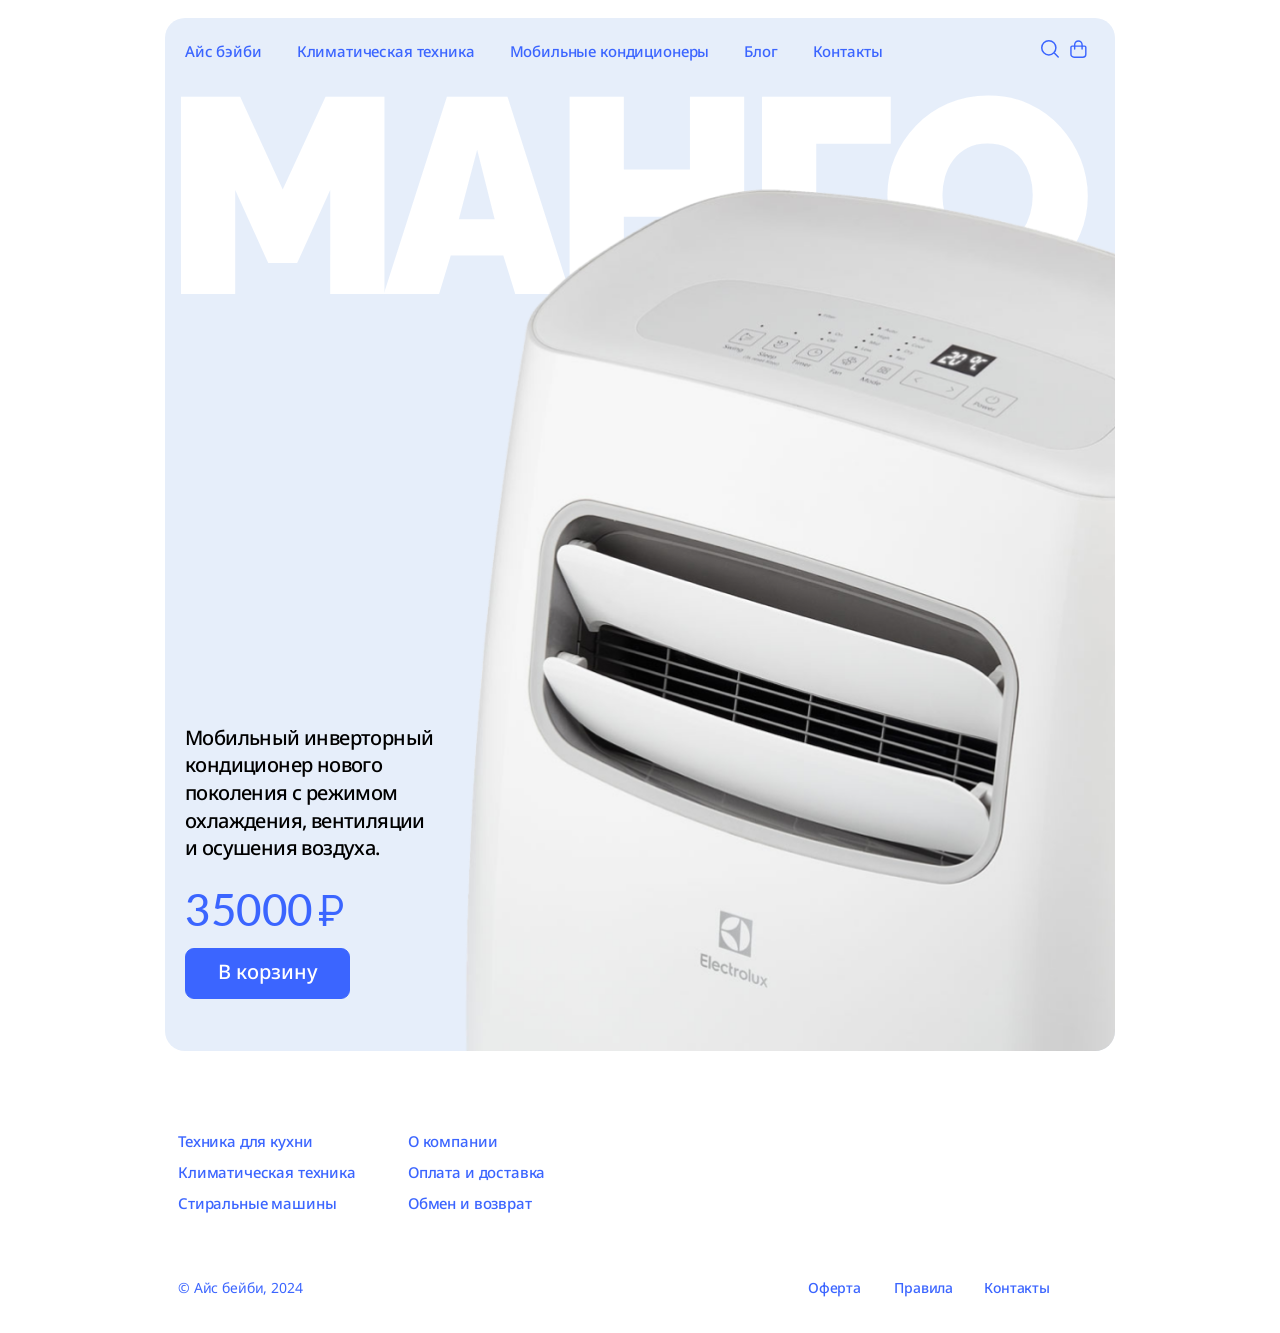
<file: index.html>
<!DOCTYPE html>
<html lang="en">

<head>
  <meta charset="UTF-8">
  <meta name="viewport" content="width=device-width, initial-scale=1.0">
  <title>Air conditioner</title>

  <link rel="stylesheet" href="./css/reset.css">
  <link rel="stylesheet" href="./css/utils.css">
  <link rel="stylesheet" href="./css/index.css">

  <link rel="preconnect" href="https://fonts.googleapis.com">
  <link rel="preconnect" href="https://fonts.gstatic.com" crossorigin>
  <link href="https://fonts.googleapis.com/css2?family=Raleway:ital,wght@0,100..900;1,100..900&display=swap"
    rel="stylesheet">

  <link
    href="https://fonts.googleapis.com/css2?family=Noto+Sans:ital,wght@0,100..900;1,100..900&family=Raleway:ital,wght@0,100..900;1,100..900&display=swap"
    rel="stylesheet">
  <link
    href="https://fonts.googleapis.com/css2?family=Lato:ital,wght@0,100;0,300;0,400;0,700;0,900;1,100;1,300;1,400;1,700;1,900&family=Noto+Sans:ital,wght@0,100..900;1,100..900&family=Raleway:ital,wght@0,100..900;1,100..900&display=swap"
    rel="stylesheet">
</head>

<body class="page">
  <div class="container">
    <main class="main">
      <header class="header">
        <nav class="header__menu">
          <ul class="header__menu-list">
            <li class="header__menu-item"><a class="header__menu-link link" href="#!">Айс бэйби</a></li>
            <li class="header__menu-item"><a class="header__menu-link link" href="#!">Климатическая техника</a></li>
            <li class="header__menu-item"><a class="header__menu-link link" href="#!">Мобильные кондиционеры</a></li>
            <li class="header__menu-item"><a class="header__menu-link link" href="#!">Блог</a></li>
            <li class="header__menu-item"><a class="header__menu-link link" href="#!">Контакты</a></li>
          </ul>
        </nav>
        <div class="header__icons">
          <img class="" src="./images/search-iconsvg.svg" alt="" width="18" height="18" loading="lazy">
          <img class="" src="./images/cart-icon.svg" alt="" width="18" height="18" loading="lazy">
        </div>
      </header>
      <div class="word">
        <h1 class="word__text">манго</h1>
      </div>
      <div class="content">
        <div class="content__card">
          <p class="content__description">
            Мобильный инверторный
            кондиционер нового
            поколения с режимом
            охлаждения, вентиляции
            и осушения воздуха.
          </p>
          <div class="content__price">
            35000<span class="content__price-val">₽</span>
          </div>
          <button class="content__button button ">
            В корзину
          </button>
        </div>
        <div class="content__image">
          <img class="" src="./images/content-image.png" alt="" width="675" height="880" loading="lazy">
        </div>
      </div>
    </main>
    <footer class="footer">
      <nav class="footer__menu">
        <ul class="footer__menu-list">
          <li class="footer__menu-item"><a href="#!" class="footer__menu-link link">Техника для кухни</a></li>
          <li class="footer__menu-item"><a href="#!" class="footer__menu-link link">Климатическая техника</a></li>
          <li class="footer__menu-item"><a href="#!" class="footer__menu-link link">Стиральные машины</a></li>
        </ul>
        <ul class="footer__menu-list">
          <li class="footer__menu-item"><a href="#!" class="footer__menu-link link">О компании</a></li>
          <li class="footer__menu-item"><a href="#!" class="footer__menu-link link">Оплата и доставка</a></li>
          <li class="footer__menu-item"><a href="#!" class="footer__menu-link link">Обмен и возврат</a></li>
        </ul>
      </nav>
      <div class="footer__bottom">
        <div class="footer__copyright">
          © Айс бейби, 2024
        </div>
        <div class="footer__links">
          <a href="#!" class="footer__offer link">Оферта</a>
          <a href="#!" class="footer__rules link">Правила</a>
          <a href="#!" class="footer__contact link">Контакты</a>
        </div>
      </div>
    </footer>
  </div>
</body>

</html>
</file>
<file: css/utils.css>
.page {
  font-family: "Noto Sans", sans-serif;
}

.container {
  max-width: 1000px;
  margin-inline: auto;
  padding-inline: 25px;
}

.button {
  background: #3b65ff;
  color: #fff;
  font-weight: 500;
  font-size: 20px;
  line-height: 130%;
  border: 1px solid #3b65ff;
  border-radius: 9px;
  padding: 10px 31px 13px 32px;
  transition: all 0.3s ease-in;
}
.button:hover {
  background: #fff;
  color: #3b65ff;
}

.link {
  position: relative;
  font-weight: 500;
  font-size: 15px;
  line-height: 130%;
  letter-spacing: -0.01em;
  color: #3b65ff;
  text-decoration: none;
}
.link::after {
  content: '';
  position: absolute;
  display: block;
  margin-top: 2px;
  height: 0.5px;
  background: #3b65ff;
  width: 0;
  transition: 0.3s;
  left: 50%;
  transform: translateX(-50%);
}
.link:hover::after {
  width: 100%;
}
</file>
<file: css/index.css>
.main {
  position: relative;
  display: flex;
  flex-direction: column;
  min-height: 1033px;
  background-color: #e6eefa;
  border-radius: 20px;
  padding: 22px 20px;
  margin-bottom: 80px;
  margin-top: 18px;
  overflow: hidden;
}
.header {
  display: flex;
  align-items: center;
  justify-content: space-between;
  font-size: 15px;
  z-index: 99;
}
.header__menu-list {
  display: flex;
  column-gap: 35px;
}
.header__icons {
  display: flex;
  column-gap: 10px;
  margin-right: 8px;
  margin-bottom: 5px;
}
.word {
  margin-top: -33px;
  margin-left: -21px;
}
.word__text {
  margin: 0;
  padding: 0;
  font-family: 'Raleway', sans-serif;
  font-weight: 900;
  font-size: 278px;
  line-height: 120%;
  letter-spacing: -0.06em;
  text-transform: uppercase;
  color: #fff;
}
.content__card {
  position: absolute;
  bottom: 52px;
  left: 20px;
  width: 254px;
  color: #000;
}
.content__description {
  margin-bottom: 19px;
  font-weight: 500;
  font-size: 20px;
  line-height: 138%;
  letter-spacing: -0.03em;
}
.content__price {
  font-family: 'Lato', sans-serif;
  font-weight: 500;
  font-size: 44px;
  line-height: 130%;
  letter-spacing: -0.01em;
  color: #3b65ff;
  margin-bottom: 9px;
}
.content__price-val {
  font-family: 'Raleway', sans-serif;
  font-weight: 450;
  margin-left: 6px;
}
.content__image {
  position: absolute;
  bottom: 0;
  right: 0;
}
.footer {
  font-size: 14px;
}
.footer__menu {
  display: flex;
  column-gap: 52px;
  margin-bottom: 65px;
  margin-left: 13px;
}
.footer__menu-list {
  display: flex;
  flex-direction: column;
  row-gap: 10px;
}
.footer__bottom {
  display: flex;
  justify-content: space-between;
  padding-bottom: 36px;
}
.footer__copyright {
  color: #3b65ff;
  margin-left: 13px;
  line-height: 130%;
  letter-spacing: -0.01em;
}
.footer__links {
  display: flex;
  margin-right: 65px;
}
.footer__offer {
  font-size: 14px !important;
  margin-right: 33px;
}
.footer__rules {
  margin-right: 31px;
  font-size: 14px !important;
}
.footer__contact {
  font-size: 14px !important;
}
</file>
